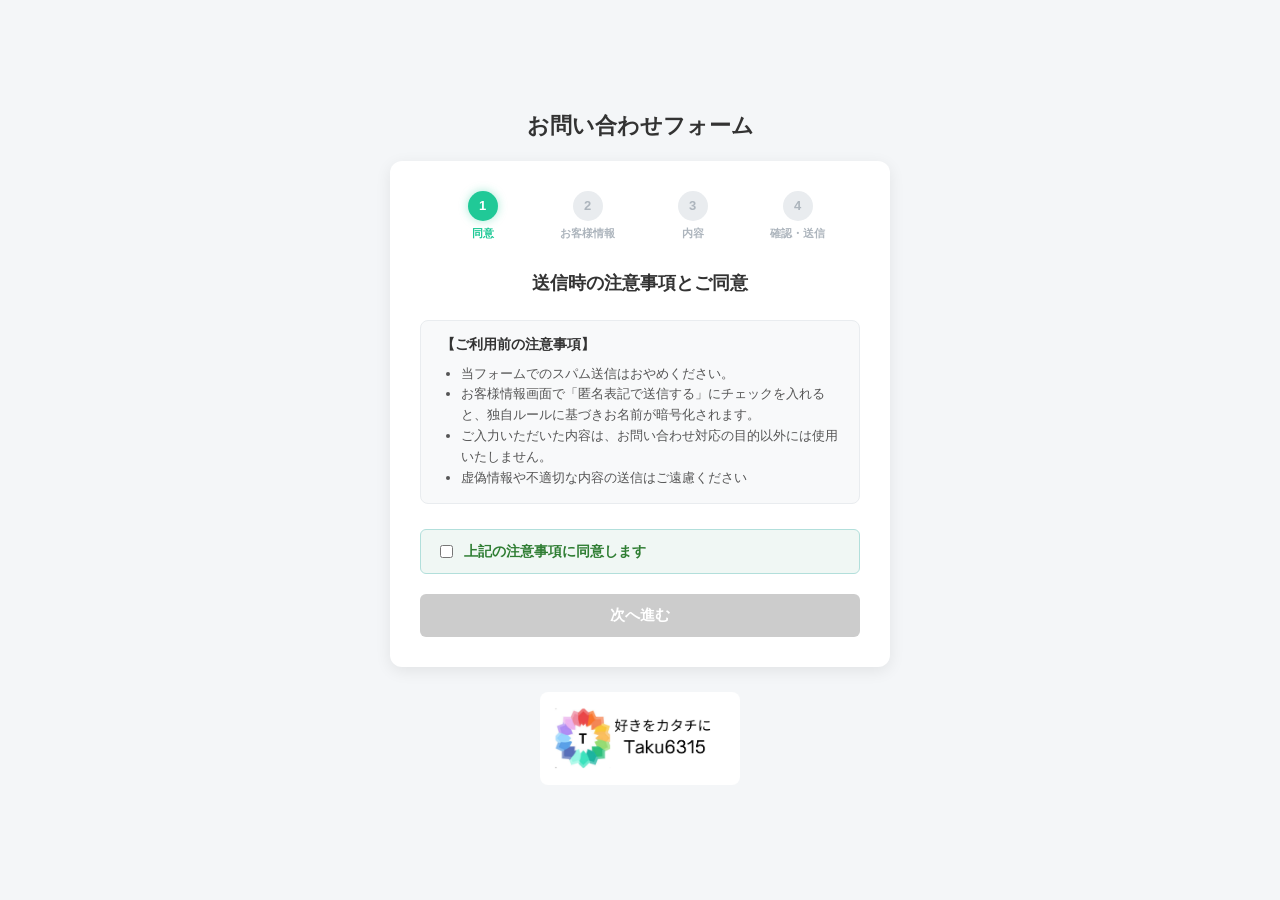
<file: index.html>
<!DOCTYPE html>
<html lang="ja">
<head>
    <meta charset="UTF-8">
    <meta name="viewport" content="width=device-width, initial-scale=1.0">
    <title>お問い合わせフォーム</title>
    <link rel="stylesheet" href="style.css">
    <style>
        body {
            display: flex;
            flex-direction: column;
            align-items: center;
            justify-content: center;
            min-height: 100vh;
            margin: 0;
            background-color: #f4f6f8;
            font-family: sans-serif;
        }
        .page-header-title {
            font-size: 22px;
            font-weight: bold;
            color: #333;
            margin-bottom: 20px;
            text-align: center;
        }
        .form-step-page {
            display: none;
        }
        .form-step-page.active-page {
            display: block;
        }

        /* 進行バーのアニメーション対応デザイン */
        .step-bar {
            position: relative;
            display: flex;
            justify-content: space-between;
            margin-bottom: 30px;
            padding: 0 10px;
        }
        .step-bar::before {
            content: '';
            position: absolute;
            top: 50%;
            left: 30px;
            right: 30px;
            height: 4px;
            background-color: #e9ecef;
            transform: translateY(-50%);
            z-index: 1;
        }
        .step-progress-line {
            position: absolute;
            top: 50%;
            left: 30px;
            height: 4px;
            background-color: #20c997;
            transform: translateY(-50%);
            z-index: 2;
            width: 0%;
            transition: width 0.4s ease-in-out;
        }
        .step {
            position: relative;
            z-index: 3;
            background: #fff;
            padding: 0 5px;
            text-align: center;
        }
        .step-num {
            display: inline-block;
            width: 30px;
            height: 30px;
            line-height: 30px;
            border-radius: 50%;
            background-color: #e9ecef;
            color: #adb5bd;
            font-weight: bold;
            font-size: 13px;
            margin-bottom: 5px;
            transition: all 0.3s ease;
        }
        .step-label {
            display: block;
            font-size: 11px;
            color: #adb5bd;
            font-weight: bold;
            transition: color 0.3s ease;
        }
        .step.active .step-num,
        .step.completed .step-num {
            background-color: #20c997;
            color: white;
            box-shadow: 0 0 10px rgba(32, 201, 151, 0.4);
        }
        .step.active .step-label,
        .step.completed .step-label {
            color: #20c997;
        }

        .notice-box {
            background-color: #f8f9fa;
            border: 1px solid #e9ecef;
            border-radius: 8px;
            padding: 15px 20px;
            margin-bottom: 25px;
            max-height: 200px;
            overflow-y: auto;
        }
        .notice-box h3 {
            font-size: 14px;
            color: #333;
            margin-top: 0;
            margin-bottom: 10px;
        }
        .notice-box ul {
            margin: 0;
            padding-left: 20px;
            font-size: 13px;
            color: #555;
            line-height: 1.6;
        }
        .agree-option, .anonymous-option {
            background-color: #f0f7f4;
            border: 1px solid #b2dfdb;
            border-radius: 6px;
            padding: 12px 15px;
            margin-bottom: 20px;
            font-size: 14px;
            color: #2e7d32;
        }
        .checkbox-container {
            cursor: pointer;
            display: flex;
            align-items: center;
            gap: 8px;
        }
        .input-group {
            margin-bottom: 20px;
        }
        .input-group label {
            display: block;
            font-size: 14px;
            font-weight: bold;
            margin-bottom: 8px;
            color: #333;
        }
        .badge {
            font-size: 11px;
            padding: 2px 8px;
            border-radius: 12px;
            color: white;
            margin-right: 6px;
        }
        .badge.required { background-color: #ff6b6b; }
        .badge.optional { background-color: #cccccc; }

        input[type="text"], input[type="email"], textarea {
            width: 100%;
            padding: 12px;
            border: 1px solid #e0e0e0;
            border-radius: 6px;
            box-sizing: border-box;
            font-size: 14px;
            background-color: #fafafa;
        }
        input[type="text"]:focus, input[type="email"]:focus, textarea:focus {
            border-color: #20c997;
            outline: none;
            background-color: #fff;
        }
        input:disabled {
            background-color: #eee !important;
            cursor: not-allowed;
            color: #888;
        }

        .title-area {
            position: relative;
            display: flex;
            align-items: center;
            justify-content: center;
            margin-bottom: 25px;
        }
        .title-area h2 {
            margin: 0;
            font-size: 18px;
            color: #333;
        }
        .text-back-btn {
            position: absolute;
            left: 0;
            background: #f1f3f5;
            border: 1px solid #ced4da;
            border-radius: 6px;
            padding: 6px 12px;
            display: flex;
            align-items: center;
            gap: 6px;
            font-size: 13px;
            font-weight: bold;
            cursor: pointer;
            color: #495057;
            transition: background 0.2s;
        }
        .text-back-btn:hover {
            background: #e2e6ea;
        }

        .next-btn {
            width: 100%;
            padding: 12px;
            border: none;
            border-radius: 6px;
            font-size: 15px;
            font-weight: bold;
            cursor: pointer;
            text-align: center;
            background-color: #20c997;
            color: white;
            margin-top: 10px;
            display: flex;
            align-items: center;
            justify-content: center;
            gap: 8px;
            text-decoration: none;
            box-sizing: border-box;
        }
        .next-btn:hover { background-color: #17a57a; }
        .next-btn:disabled {
            background-color: #cccccc !important;
            cursor: not-allowed;
        }

        .secondary-btn {
            background-color: #f1f3f5;
            color: #495057;
            border: 1px solid #ced4da;
        }
        .secondary-btn:hover {
            background-color: #e2e6ea;
        }

        .spinner {
            width: 18px;
            height: 18px;
            border: 3px solid rgba(255, 255, 255, 0.3);
            border-top: 3px solid #fff;
            border-radius: 50%;
            animation: spin 0.8s linear infinite;
            display: inline-block;
        }
        @keyframes spin {
            0% { transform: rotate(0deg); }
            100% { transform: rotate(360deg); }
        }

        .error-message {
            color: #ff4d4f;
            font-size: 13px;
            font-weight: bold;
            margin-bottom: 15px;
            display: none;
        }

        .confirm-box {
            background: #f8f9fa;
            border: 1px solid #e9ecef;
            border-radius: 8px;
            padding: 20px;
            margin-bottom: 20px;
        }
        .confirm-item {
            margin-bottom: 15px;
        }
        .confirm-item:last-child {
            margin-bottom: 0;
        }
        .confirm-label {
            font-size: 12px;
            color: #888;
            font-weight: bold;
            margin-bottom: 4px;
        }
        .confirm-value {
            font-size: 15px;
            color: #333;
            word-break: break-all;
        }

        .complete-box, .error-box {
            text-align: center;
            padding: 30px 10px;
        }
        .complete-icon {
            width: 60px;
            height: 60px;
            background-color: #e6fcf5;
            color: #20c997;
            border-radius: 50%;
            display: flex;
            align-items: center;
            justify-content: center;
            font-size: 32px;
            margin: 0 auto 20px;
            border: 2px solid #20c997;
        }
        .error-icon {
            width: 60px;
            height: 60px;
            background-color: #fff5f5;
            color: #ff6b6b;
            border-radius: 50%;
            display: flex;
            align-items: center;
            justify-content: center;
            font-size: 28px;
            margin: 0 auto 20px;
            border: 2px solid #ff6b6b;
            font-weight: bold;
        }
        .complete-box h3, .error-box h3 {
            font-size: 20px;
            color: #333;
            margin-bottom: 12px;
        }
        .complete-box p, .error-box p {
            font-size: 14px;
            color: #666;
            line-height: 1.6;
            margin-bottom: 25px;
        }
        .error-code {
            display: inline-block;
            background-color: #fff5f5;
            color: #ff4d4f;
            border: 1px dashed #ff4d4f;
            padding: 4px 10px;
            border-radius: 4px;
            font-family: monospace;
            font-weight: bold;
            margin-bottom: 15px;
        }

        .form-footer-logo {
            margin-top: 25px;
            text-align: center;
        }
        .form-footer-logo img {
            max-width: 200px;
            width: 100%;
            height: auto;
            border-radius: 8px;
        }
    </style>
</head>
<body>

<div class="page-header-title">お問い合わせフォーム</div>

<div class="form-card">
    <div class="step-bar" id="stepBar">
        <div class="step-progress-line" id="progressLine"></div>
        <div class="step active" id="barStep1"><span class="step-num">1</span><span class="step-label">同意</span></div>
        <div class="step" id="barStep2"><span class="step-num">2</span><span class="step-label">お客様情報</span></div>
        <div class="step" id="barStep3"><span class="step-num">3</span><span class="step-label">内容</span></div>
        <div class="step" id="barStep4"><span class="step-num">4</span><span class="step-label">確認・送信</span></div>
    </div>

    <!-- ページ1：注意事項と同意 -->
    <div id="page1" class="form-step-page active-page">
        <h2>送信時の注意事項とご同意</h2>
        <div class="notice-box" style="margin-top: 20px;">
            <h3>【ご利用前の注意事項】</h3>
            <ul>
                <li>当フォームでのスパム送信はおやめください。</li>
                <li>お客様情報画面で「匿名表記で送信する」にチェックを入れると、独自ルールに基づきお名前が暗号化されます。</li>
                <li>ご入力いただいた内容は、お問い合わせ対応の目的以外には使用いたしません。</li>
                <li>虚偽情報や不適切な内容の送信はご遠慮ください
                    
                </li>
            </ul>
        </div>
        <div class="agree-option">
            <label class="checkbox-container">
                <input type="checkbox" id="agreeCheck">
                <strong>上記の注意事項に同意します</strong>
            </label>
        </div>
        <button type="button" class="next-btn" id="toPage2Btn" disabled>次へ進む</button>
    </div>

    <!-- ページ2：お客様情報 -->
    <div id="page2" class="form-step-page">
        <div class="title-area">
            <button type="button" class="text-back-btn" id="backToPage1">◀ 戻る</button>
            <h2>お客様情報入力。</h2>
        </div>
        
        <div class="anonymous-option">
            <label class="checkbox-container">
                <input type="checkbox" id="anonymousCheck">
                <strong>匿名表記で送信する</strong>（お名前を公開されたくない方向けの機能。）
            </label>
        </div>

        <div class="input-group">
            <label><span class="badge required">必須</span> お名前</label>
            <input type="text" id="userName" placeholder="例：山田 太郎" required>
        </div>

        <div class="input-group">
            <label><span class="badge required">必須</span> メールアドレス</label>
            <input type="email" id="userEmail" placeholder="example@email.com" required>
        </div>

        <div id="page2Error" class="error-message"></div>
        <button type="button" class="next-btn" id="toPage3Btn">お問い合わせ入力へ</button>
    </div>

    <!-- ページ3：お問い合わせ内容入力 -->
    <div id="page3" class="form-step-page">
        <div class="title-area">
            <button type="button" class="text-back-btn" id="backToPage2">◀ 戻る</button>
            <h2>お問い合わせ内容</h2>
        </div>

        <div class="input-group">
            <label><span class="badge required">必須</span> お問い合わせ件名</label>
            <input type="text" id="subject" placeholder="例：サービスに関するご質問" required>
        </div>

        <div class="input-group">
            <label><span class="badge required">必須</span> お問い合わせ内容詳細</label>
            <textarea id="messageDetail" rows="6" placeholder="こちらにご用件を詳しくご記入ください" required></textarea>
        </div>

        <div id="page3Error" class="error-message"></div>
        <button type="button" class="next-btn" id="toPage4Btn">確認画面へ</button>
    </div>

    <!-- ページ4：入力内容確認画面 -->
    <div id="page4" class="form-step-page">
        <div class="title-area">
            <button type="button" class="text-back-btn" id="backToPage3">◀ 戻る</button>
            <h2>入力内容の確認</h2>
        </div>

        <p style="font-size: 13px; color: #666; margin-bottom: 20px; text-align: center;">以下の内容で間違いがなければ「送信する」を押してください。</p>

        <div class="confirm-box">
            <div class="confirm-item">
                <div class="confirm-label">お名前</div>
                <div class="confirm-value" id="confName">-</div>
            </div>
            <div class="confirm-item">
                <div class="confirm-label">メールアドレス</div>
                <div class="confirm-value" id="confEmail">-</div>
            </div>
            <div class="confirm-item">
                <div class="confirm-label">お問い合わせ件名</div>
                <div class="confirm-value" id="confSubject">-</div>
            </div>
            <div class="confirm-item">
                <div class="confirm-label">お問い合わせ内容詳細</div>
                <div class="confirm-value" id="confMessage" style="white-space: pre-wrap;">-</div>
            </div>
        </div>

        <button type="button" class="next-btn" id="submitFormBtn" style="background-color: #007bff;">送信する</button>
    </div>

    <!-- 送信完了画面 -->
    <div id="pageComplete" class="form-step-page">
        <div class="complete-box">
            <div class="complete-icon">✓</div>
            <h3>送信が完了いたしました</h3>
            <p>お問い合わせいただきありがとうございます。<br>内容を確認のうえ、担当者よりご連絡いたします。</p>
            <button type="button" class="next-btn" id="reloadBtn" style="background-color: #6c757d;">トップへ戻る</button>
        </div>
    </div>

    <!-- 送信エラー画面 -->
    <div id="pageError" class="form-step-page">
        <div class="error-box">
            <div class="error-icon">!</div>
            <h3>送信に失敗しました</h3>
            <div class="error-code" id="errorDisplayCode">E-0356</div>
            <p id="errorDisplayText">エラーが発生しました。ネットワーク環境をご確認のうえ、もう一度お試しください。</p>
            
            <!-- 確認画面に戻るボタン -->
            <button type="button" class="next-btn" id="retryBtn" style="background-color: #20c997;">確認画面に戻って再送する</button>
            
            <!-- 問題が解決しない場合のリンクボタン（指定のGoogleドキュメントへ誘導） -->
            <a href="https://docs.google.com/document/d/1bVtXyWsqWYK2JSyD8sGWJ763OGeqQ8rFm-UVB6yFpF0/edit?tab=t.0" target="_blank" class="next-btn secondary-btn" style="margin-top: 12px;">問題が解決しない場合</a>
        </div>
    </div>

</div>

<div class="form-footer-logo">
    <img src="logo.png" alt="Taku6315 ロゴ">
</div>

<script>
    const SCRIPT_URL = 'https://script.google.com/macros/s/AKfycbxJ0gklFKI2KrfJPPyrNiNE2cKA0DNTXbRg4SsHDvQPaDywKY4Ovw_i2JT-5pVYcw0qhA/exec';

    const page1 = document.getElementById('page1');
    const page2 = document.getElementById('page2');
    const page3 = document.getElementById('page3');
    const page4 = document.getElementById('page4');
    const pageComplete = document.getElementById('pageComplete');
    const pageError = document.getElementById('pageError');
    const stepBar = document.getElementById('stepBar');
    const progressLine = document.getElementById('progressLine');

    const barStep1 = document.getElementById('barStep1');
    const barStep2 = document.getElementById('barStep2');
    const barStep3 = document.getElementById('barStep3');
    const barStep4 = document.getElementById('barStep4');

    const agreeCheck = document.getElementById('agreeCheck');
    const toPage2Btn = document.getElementById('toPage2Btn');

    const anonymousCheck = document.getElementById('anonymousCheck');
    const userNameInput = document.getElementById('userName');
    const userEmailInput = document.getElementById('userEmail');
    const backToPage1 = document.getElementById('backToPage1');
    const toPage3Btn = document.getElementById('toPage3Btn');
    const page2Error = document.getElementById('page2Error');

    const backToPage2 = document.getElementById('backToPage2');
    const subjectInput = document.getElementById('subject');
    const messageDetailInput = document.getElementById('messageDetail');
    const toPage4Btn = document.getElementById('toPage4Btn');
    const page3Error = document.getElementById('page3Error');

    const backToPage3 = document.getElementById('backToPage3');
    const submitFormBtn = document.getElementById('submitFormBtn');
    const reloadBtn = document.getElementById('reloadBtn');
    const retryBtn = document.getElementById('retryBtn');

    const errorDisplayCode = document.getElementById('errorDisplayCode');
    const errorDisplayText = document.getElementById('errorDisplayText');

    const confName = document.getElementById('confName');
    const confEmail = document.getElementById('confEmail');
    const confSubject = document.getElementById('confSubject');
    const confMessage = document.getElementById('confMessage');

    function updateStep(stepNum) {
        const percentages = ['0%', '33%', '66%', '100%'];
        progressLine.style.width = percentages[stepNum - 1];

        [barStep1, barStep2, barStep3, barStep4].forEach((el, index) => {
            el.classList.remove('active', 'completed');
            if (index + 1 < stepNum) {
                el.classList.add('completed');
            } else if (index + 1 === stepNum) {
                el.classList.add('active');
            }
        });
    }

    agreeCheck.addEventListener('change', function() {
        toPage2Btn.disabled = !this.checked;
    });

    toPage2Btn.addEventListener('click', function() {
        page1.classList.remove('active-page');
        page2.classList.add('active-page');
        updateStep(2);
    });

    backToPage1.addEventListener('click', function() {
        page2.classList.remove('active-page');
        page1.classList.add('active-page');
        updateStep(1);
    });

    const customCipherMap = {
        'あ': '@', 'ア': '@', 'a': '@', 'A': '@',
        'い': '8', 'イ': '8', 'i': '8', 'I': '8',
        'う': '7', 'ウ': '7', 'u': '7', 'U': '7',
        'え': '3', 'エ': '3', 'e': '3', 'E': '3',
        'お': '#', 'オ': '#', 'o': '#', 'O': '#',
    };

    function encryptText(text) {
        let result = '';
        for (let i = 0; i < text.length; i++) {
            let char = text[i];
            if (customCipherMap[char]) {
                result += customCipherMap[char];
            } else if (char === ' ') {
                result += ' ';
            } else {
                result += '*';
            }
        }
        return 'ENC[' + result + '!]';
    }

    let originalName = '';

    anonymousCheck.addEventListener('change', function() {
        if (this.checked) {
            if (userNameInput.value.trim() !== '') {
                originalName = userNameInput.value;
                userNameInput.value = encryptText(originalName);
                userNameInput.disabled = true;
            }
        } else {
            userNameInput.value = originalName;
            userNameInput.disabled = false;
        }
    });

    toPage3Btn.addEventListener('click', function() {
        page2Error.style.display = 'none';

        if (anonymousCheck.checked && originalName.trim() === '') {
            page2Error.textContent = 'お名前を入力してから匿名表記をご利用ください。';
            page2Error.style.display = 'block';
            anonymousCheck.checked = false;
            userNameInput.disabled = false;
            return;
        }

        if (!userNameInput.value.trim() || !userEmailInput.value.trim()) {
            page2Error.textContent = 'お名前とメールアドレスを正しく入力してください。';
            page2Error.style.display = 'block';
            return;
        }

        page2.classList.remove('active-page');
        page3.classList.add('active-page');
        updateStep(3);
    });

    backToPage2.addEventListener('click', function() {
        page3.classList.remove('active-page');
        page2.classList.add('active-page');
        updateStep(2);
    });

    toPage4Btn.addEventListener('click', function() {
        page3Error.style.display = 'none';

        if (!subjectInput.value.trim() || !messageDetailInput.value.trim()) {
            page3Error.textContent = '件名と内容詳細を入力してください。';
            page3Error.style.display = 'block';
            return;
        }

        confName.textContent = userNameInput.value;
        confEmail.textContent = userEmailInput.value;
        confSubject.textContent = subjectInput.value;
        confMessage.textContent = messageDetailInput.value;

        page3.classList.remove('active-page');
        page4.classList.add('active-page');
        updateStep(4);
    });

    backToPage3.addEventListener('click', function() {
        page4.classList.remove('active-page');
        page3.classList.add('active-page');
        updateStep(3);
    });

    submitFormBtn.addEventListener('click', function() {
        submitFormBtn.disabled = true;
        submitFormBtn.innerHTML = '<span class="spinner"></span> 送信中...';

        const formData = {
            name: userNameInput.value,
            email: userEmailInput.value,
            subject: subjectInput.value,
            message: messageDetailInput.value
        };

        fetch(SCRIPT_URL, {
            method: 'POST',
            mode: 'no-cors',
            headers: {
                'Content-Type': 'application/json'
            },
            body: JSON.stringify(formData)
        }).then(() => {
            page4.classList.remove('active-page');
            stepBar.style.display = 'none';
            pageComplete.classList.add('active-page');
        }).catch((error) => {
            page4.classList.remove('active-page');
            stepBar.style.display = 'none';

            if (!navigator.onLine) {
                errorDisplayCode.textContent = 'E-0321';
                errorDisplayText.textContent = 'インターネットに接続されていません。ネットワーク環境をご確認ください。';
            } else {
                errorDisplayCode.textContent = 'E-0356';
                errorDisplayText.textContent = '送信処理中に予期せぬエラーが発生しました。時間をおいてもう一度お試しください。';
            }

            pageError.classList.add('active-page');
            
            submitFormBtn.disabled = false;
            submitFormBtn.innerHTML = '送信する';
        });
    });

    reloadBtn.addEventListener('click', function() {
        location.reload();
    });

    retryBtn.addEventListener('click', function() {
        pageError.classList.remove('active-page');
        stepBar.style.display = 'flex';
        page4.classList.add('active-page');
        updateStep(4);
    });
</script>
</body>
</html>
</file>
<file: style.css>
body {
    font-family: "Helvetica Neue", Arial, sans-serif;
    background-color: #f7f9fb;
    display: flex;
    justify-content: center;
    align-items: center;
    min-height: 100vh;
    margin: 0;
}

.form-card {
    background: #ffffff;
    border-radius: 12px;
    padding: 30px;
    width: 100%;
    max-width: 500px;
    box-shadow: 0 4px 16px rgba(0,0,0,0.08);
    box-sizing: border-box;
}

/* ステップバー */
.step-bar {
    display: flex;
    justify-content: space-between;
    margin-bottom: 30px;
}

.step {
    display: flex;
    flex-direction: column;
    align-items: center;
    font-size: 11px;
    color: #a0a0a0;
    flex: 1;
}

.step-num {
    width: 24px;
    height: 24px;
    border-radius: 50%;
    background-color: #e0e0e0;
    color: #fff;
    display: flex;
    align-items: center;
    justify-content: center;
    font-weight: bold;
    margin-bottom: 6px;
}

.step.active .step-num {
    background-color: #20c997;
}

.step.active {
    color: #333;
    font-weight: bold;
}

/* タイトル */
h2 {
    text-align: center;
    font-size: 18px;
    color: #333;
    margin-bottom: 25px;
}

/* 匿名選択枠 */
.anonymous-option {
    background-color: #f0f7f4;
    border: 1px solid #b2dfdb;
    border-radius: 6px;
    padding: 12px;
    margin-bottom: 20px;
    font-size: 13px;
    color: #2e7d32;
}

.checkbox-container {
    cursor: pointer;
    display: flex;
    align-items: center;
    gap: 8px;
}

/* 入力エリア */
.input-group {
    margin-bottom: 20px;
}

.input-group label {
    display: block;
    font-size: 14px;
    font-weight: bold;
    margin-bottom: 8px;
    color: #333;
}

.badge {
    font-size: 11px;
    padding: 2px 8px;
    border-radius: 12px;
    color: white;
    margin-right: 6px;
}

.badge.required { background-color: #ff6b6b; }
.badge.optional { background-color: #cccccc; }

input[type="text"] {
    width: 100%;
    padding: 12px;
    border: 1px solid #e0e0e0;
    border-radius: 6px;
    box-sizing: border-box;
    font-size: 14px;
    background-color: #fafafa;
}

input[type="text"]:focus {
    border-color: #20c997;
    outline: none;
    background-color: #fff;
}

input:disabled {
    background-color: #eee !important;
    cursor: not-allowed;
    color: #888;
}

/* ボタン */
.next-btn {
    width: 140px;
    display: block;
    margin: 30px auto 0;
    padding: 12px;
    background-color: #20c997;
    color: white;
    border: none;
    border-radius: 6px;
    font-size: 16px;
    font-weight: bold;
    cursor: pointer;
}

.next-btn:hover {
    background-color: #17a57a;
}
</file>
